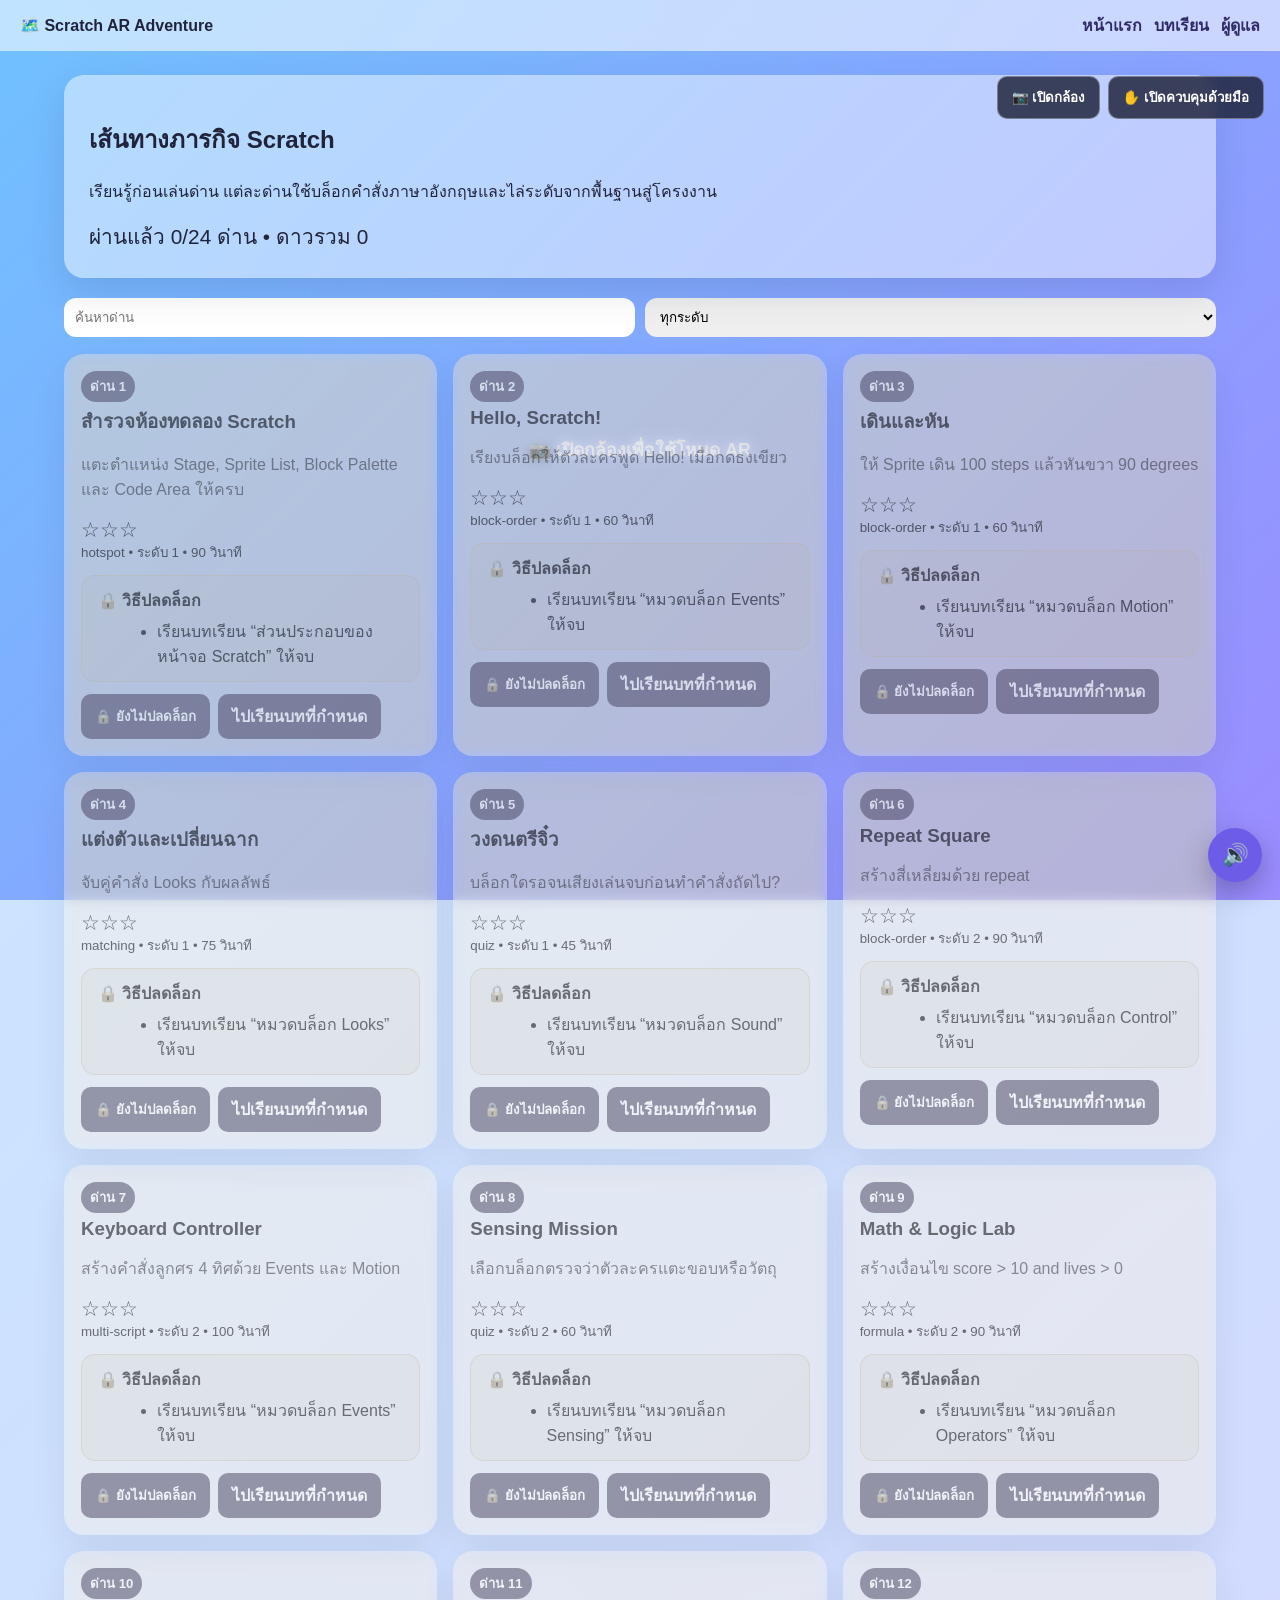
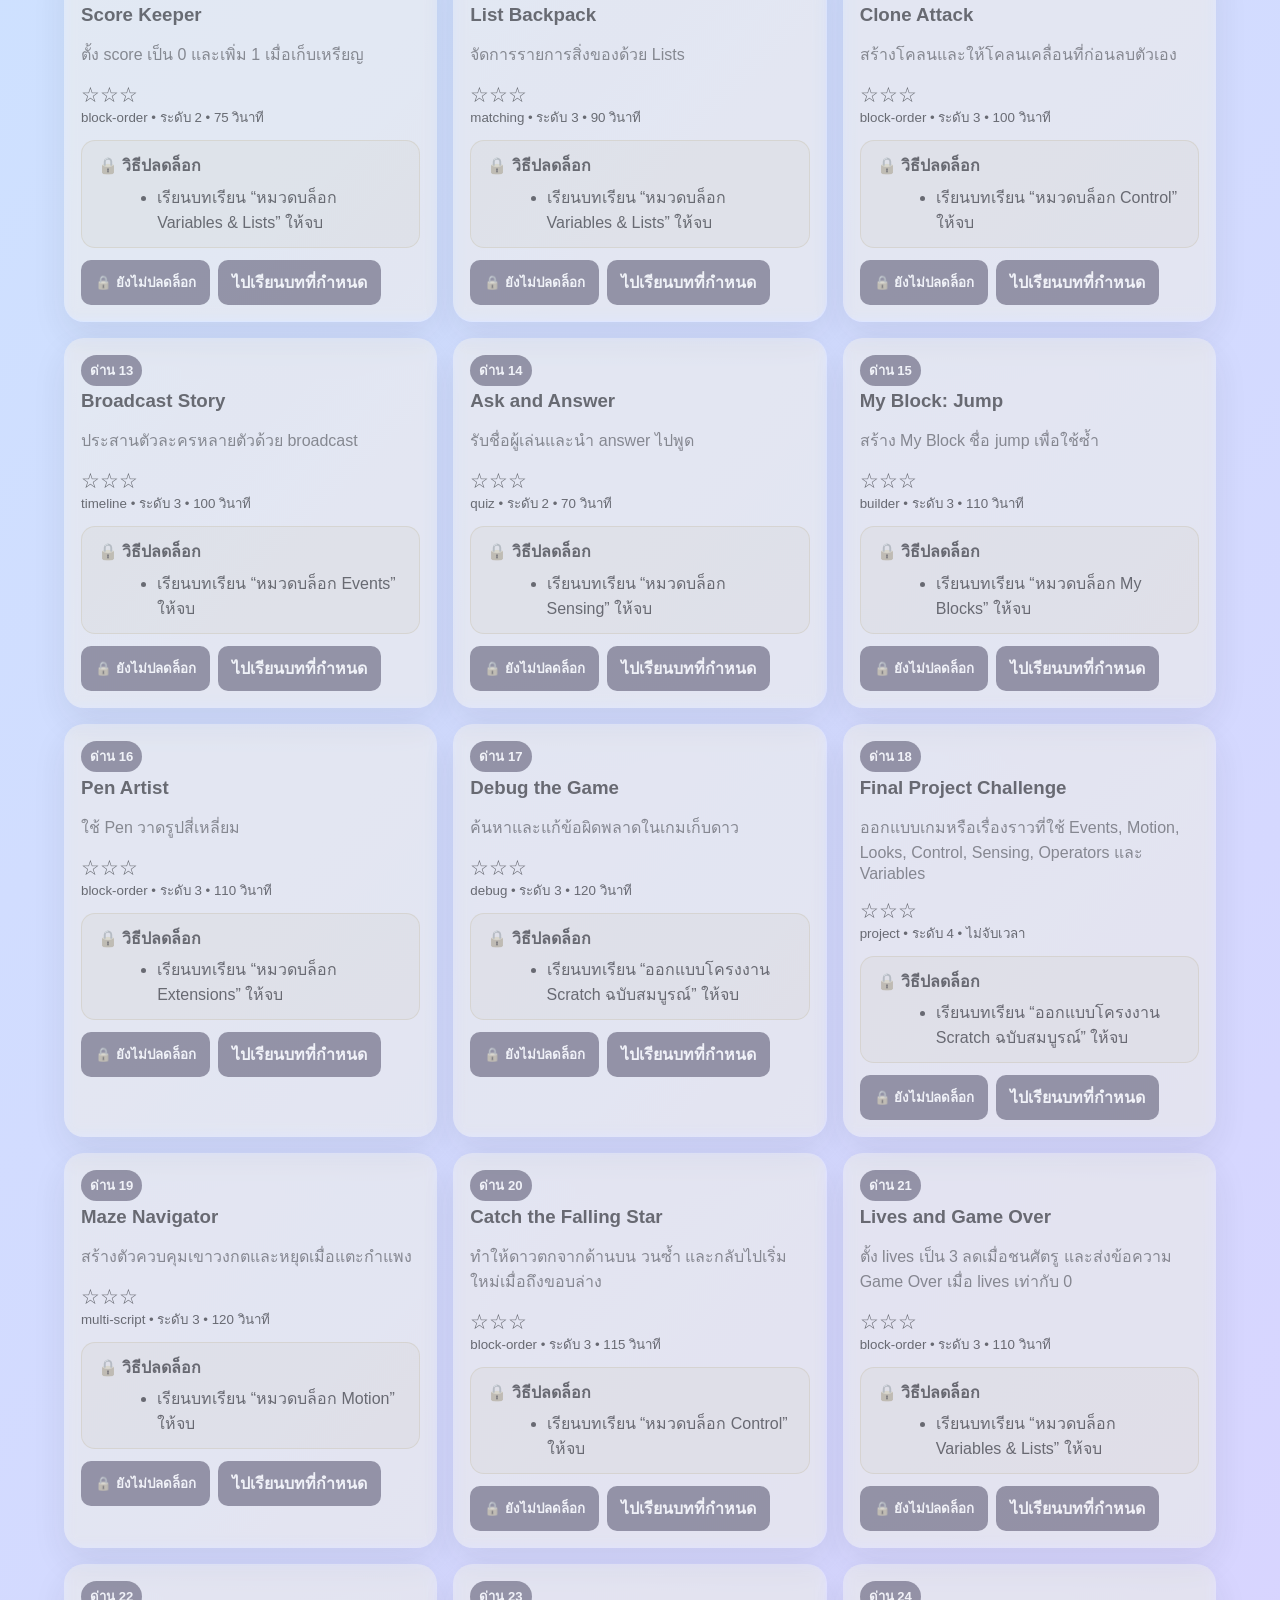
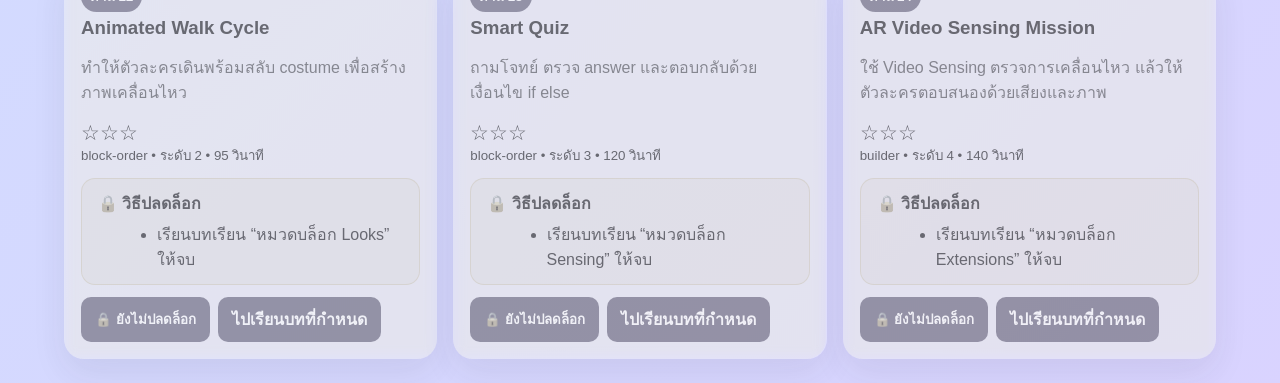
<file: adventure.html>
<!doctype html><html lang="th"><head><meta charset="utf-8"><meta name="viewport" content="width=device-width,initial-scale=1"><title>Scratch Adventure</title><link rel="stylesheet" href="./css/portal.css"></head><body><header><strong id="brand">🗺️ Scratch Adventure</strong><nav><a href="./index.html">หน้าแรก</a><a href="./learn.html">บทเรียน</a><a id="admin-link" href="./admin.html">ผู้ดูแล</a></nav></header><main class="wrap"><section class="hero"><h1>เส้นทางภารกิจ Scratch</h1><p>เรียนรู้ก่อนเล่นด่าน แต่ละด่านใช้บล็อกคำสั่งภาษาอังกฤษและไล่ระดับจากพื้นฐานสู่โครงงาน</p><div class="stars" id="progress-summary"></div></section><div class="filters"><input id="search" placeholder="ค้นหาด่าน"><select id="difficulty"><option value="">ทุกระดับ</option><option value="1">ง่าย</option><option value="2">ปานกลาง</option><option value="3">ยาก</option><option value="4">โครงงาน</option></select></div><section id="level-grid" class="grid"></section><section id="level-detail" class="panel level-detail" hidden></section></main><script type="module" src="./js/portal/adventure.js"></script><script type="module" src="./js/portal/camera-overlay.js"></script></body></html>
</file>
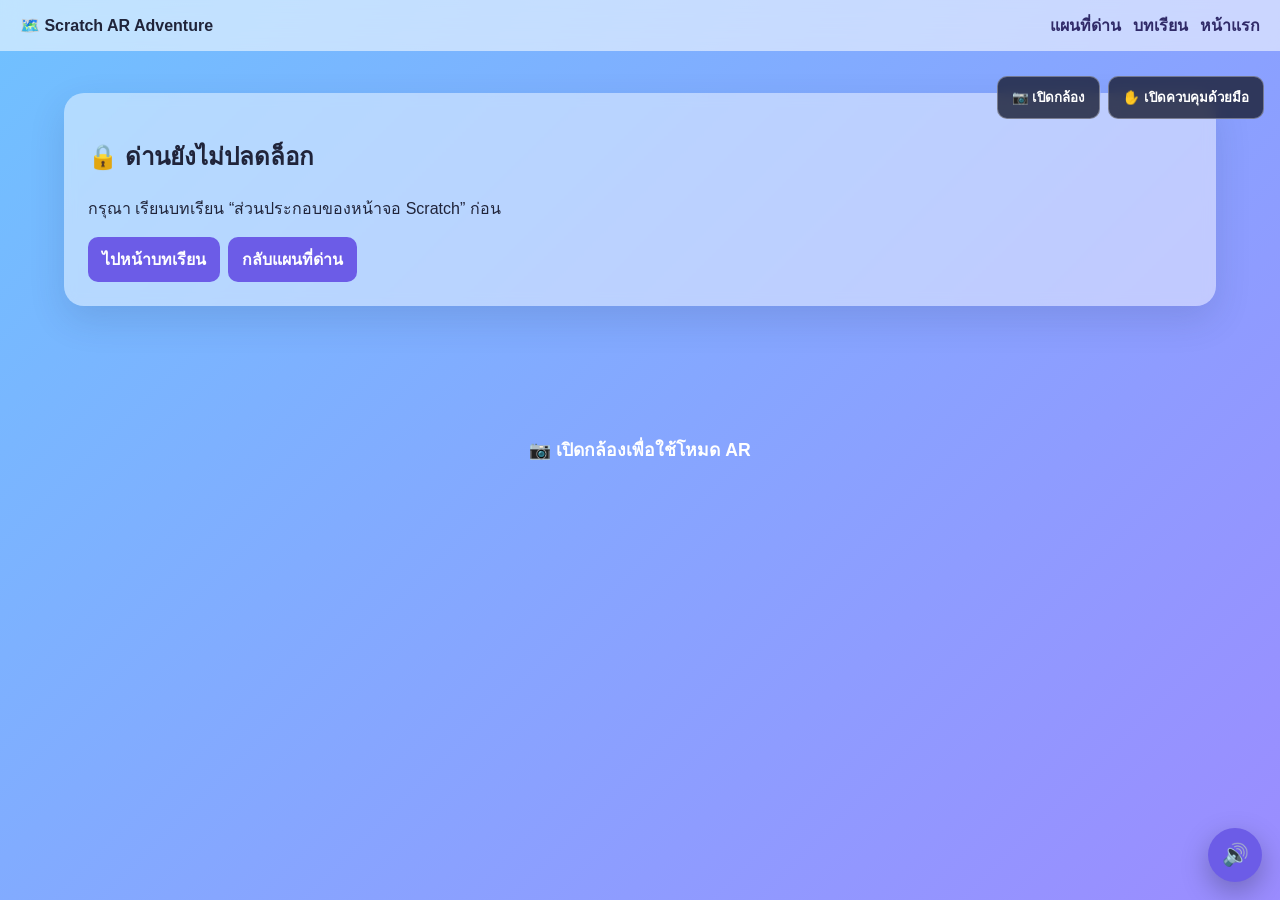
<file: game.html>
<!doctype html><html lang="th"><head><meta charset="utf-8"><meta name="viewport" content="width=device-width,initial-scale=1"><title>Scratch Mission</title><link rel="stylesheet" href="./css/portal.css"></head><body><header><strong id="brand">🎮 Scratch Mission</strong><nav><a href="./adventure.html">แผนที่ด่าน</a><a href="./learn.html">บทเรียน</a><a href="./index.html">หน้าแรก</a></nav></header><main class="wrap"><section id="game" class="panel lesson-detail"></section></main><script type="module" src="./js/portal/game.js"></script><script type="module" src="./js/portal/camera-overlay.js"></script></body></html>
</file>
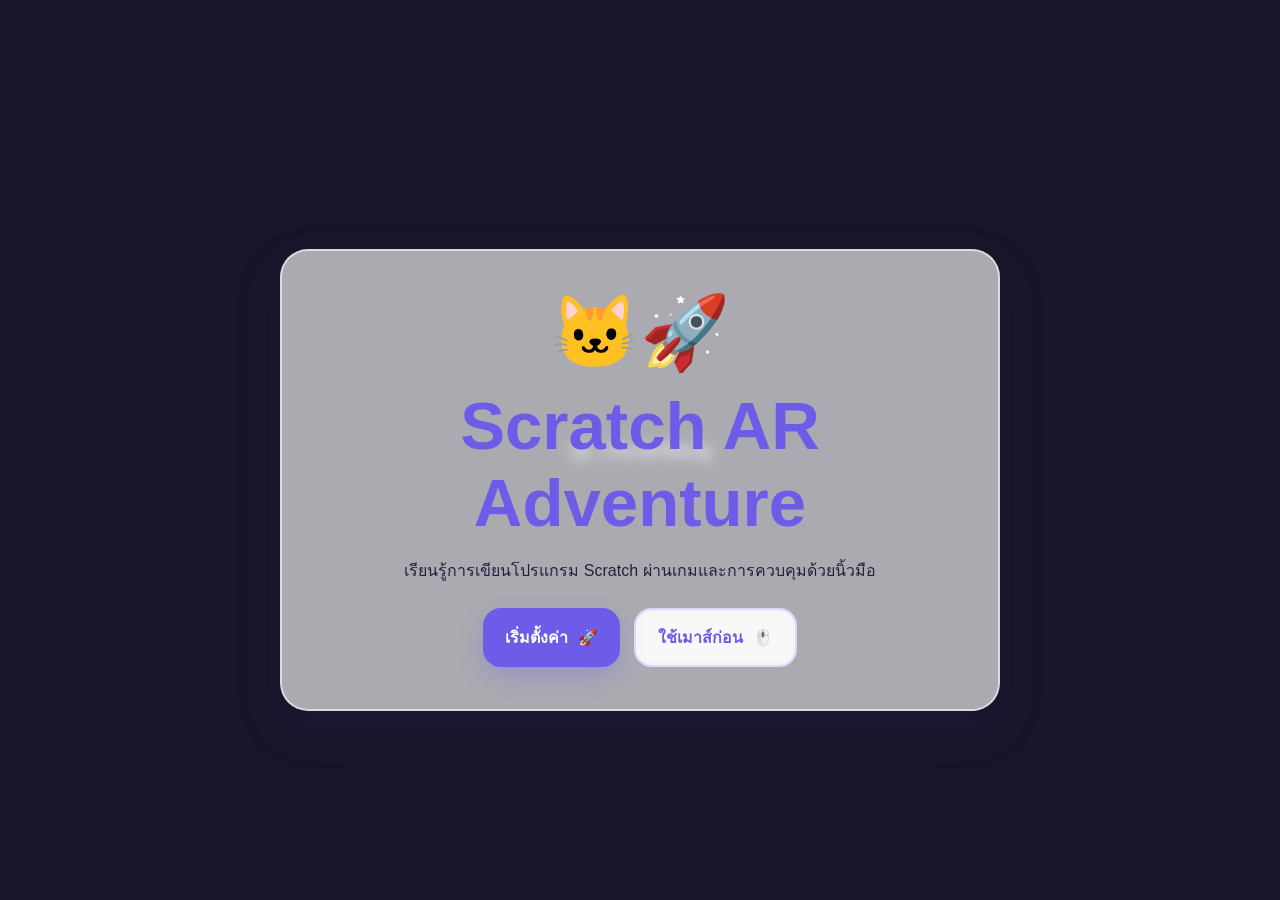
<file: index.backup.html>
<!doctype html>
<html lang="th">
<head>
  <meta charset="utf-8">
  <meta name="viewport" content="width=device-width, initial-scale=1, viewport-fit=cover">
  <meta name="theme-color" content="#6c5ce7">
  <title>Scratch AR Adventure</title>
  <link rel="stylesheet" href="./css/style.css">
</head>
<body>
  <div id="camera-layer" class="camera-layer" aria-hidden="true">
    <video id="camera-video" muted autoplay playsinline></video>
    <canvas id="camera-canvas"></canvas>
    <div id="camera-placeholder" class="camera-placeholder">📷 กล้องยังปิดอยู่</div>
  </div>

  <div id="hand-cursor" class="hand-cursor" aria-hidden="true"></div>
  <aside id="hand-status" class="hand-status hidden">
    <span id="hand-status-icon">✋</span>
    <div><strong id="hand-status-title">ระบบตรวจจับมือ</strong><small id="hand-status-description">นำมือเข้ามาในภาพ</small></div>
  </aside>
  <div id="hand-guide" class="hand-guide hidden">☝️ ชี้เพื่อเลื่อน • 👌 หนีบนิ้วเพื่อกด</div>

  <header id="top-bar" class="top-bar hidden">
    <div class="brand-mini">🐱 Scratch AR</div>
    <div class="top-player">ผู้เล่น: <strong id="top-player-name">-</strong></div>
    <div class="top-actions">
      <button id="camera-toggle-button" class="icon-button" aria-label="เปิดกล้อง"><span id="camera-toggle-icon">📷</span></button>
      <button id="sound-toggle-button" class="icon-button" aria-label="ปิดเสียง"><span id="sound-toggle-icon">🔊</span></button>
      <button id="fullscreen-button" class="icon-button" aria-label="เต็มหน้าจอ">⛶</button>
    </div>
  </header>

  <main>
    <section id="loading-screen" class="screen active" aria-hidden="false">
      <div class="card hero-card centered">
        <div class="mascot">🐱</div>
        <h1>Scratch AR Adventure</h1>
        <p id="loading-message">กำลังเตรียมเกม...</p>
        <div class="progress-track"><div id="loading-progress" class="progress-bar"></div></div>
      </div>
    </section>

    <section id="welcome-screen" class="screen" aria-hidden="true">
      <div class="card hero-card centered">
        <div class="mascot">🐱🚀</div>
        <h1>Scratch AR Adventure</h1>
        <p>เรียนรู้การเขียนโปรแกรม Scratch ผ่านเกมและการควบคุมด้วยนิ้วมือ</p>
        <div class="button-row">
          <button id="start-setup-button" class="primary-button"><span>เริ่มตั้งค่า</span><span>🚀</span></button>
          <button id="skip-camera-button" class="secondary-button"><span>ใช้เมาส์ก่อน</span><span>🖱️</span></button>
        </div>
      </div>
    </section>

    <section id="camera-permission-screen" class="screen" aria-hidden="true">
      <div class="card centered permission-card">
        <div class="mascot">📷✋</div>
        <h2>เปิดกล้องเพื่อควบคุมด้วยนิ้ว</h2>
        <p>ชูนิ้วชี้เพื่อเลื่อนตัวชี้ และหนีบนิ้วโป้งกับนิ้วชี้เพื่อกดปุ่ม</p>
        <p class="privacy-note">ภาพจากกล้องประมวลผลในเบราว์เซอร์และไม่ถูกอัปโหลดโดยระบบนี้</p>
        <div id="camera-error-message" class="error-box hidden"></div>
        <div class="button-row">
          <button id="allow-camera-button" class="primary-button"><span>อนุญาตให้ใช้กล้อง</span><span>📷</span></button>
          <button id="camera-later-button" class="secondary-button"><span>ใช้เมาส์แทน</span><span>🖱️</span></button>
        </div>
      </div>
    </section>

    <section id="profile-screen" class="screen" aria-hidden="true">
      <div class="profile-layout">
        <form id="profile-form" class="card form-card">
          <h2>สร้างโปรไฟล์นักผจญภัย</h2>
          <label>ชื่อเล่น
            <input id="nickname-input" maxlength="20" autocomplete="nickname" placeholder="เช่น แบงค์">
            <small id="nickname-length">0/20</small>
            <span id="nickname-error" class="field-error"></span>
          </label>
          <label>ชั้นเรียน
            <input id="classroom-input" placeholder="เช่น ป.4/1">
          </label>
          <label>เลขที่
            <input id="student-number-input" inputmode="numeric" placeholder="เช่น 12">
          </label>
          <fieldset>
            <legend>เลือกตัวละคร</legend>
            <div id="avatar-grid" class="avatar-grid"></div>
            <span id="avatar-error" class="field-error"></span>
          </fieldset>
          <button class="primary-button" type="submit"><span>บันทึกโปรไฟล์</span><span>✅</span></button>
        </form>
        <aside class="card preview-card centered">
          <div id="selected-avatar-preview" class="avatar-preview">❔</div>
          <h3 id="profile-name-preview">ชื่อผู้เล่น</h3>
          <p id="profile-class-preview">ชั้นเรียน</p>
        </aside>
      </div>
    </section>

    <section id="home-screen" class="screen" aria-hidden="true">
      <div class="dashboard">
        <div class="card player-card">
          <div id="home-avatar" class="home-avatar">🐱</div>
          <div><h2 id="home-player-name">ผู้เล่น</h2><p id="home-player-detail">พร้อมออกเดินทางแล้วหรือยัง?</p></div>
        </div>
        <div class="stats-grid">
          <div class="stat-card"><span>⭐</span><strong id="total-stars">0</strong><small>ดาวทั้งหมด</small></div>
          <div class="stat-card"><span>🏅</span><strong id="total-score">0</strong><small>คะแนน</small></div>
          <div class="stat-card"><span>🏁</span><strong id="completed-levels">0</strong><small>ด่านสำเร็จ</small></div>
        </div>
        <div class="menu-grid">
          <button class="menu-card" data-menu="lessons"><span>📚</span><strong>บทเรียน Scratch</strong><small>เรียนรู้ก่อนเล่นเกม</small></button>
          <button class="menu-card" data-menu="adventure"><span>🗺️</span><strong>แผนที่การผจญภัย</strong><small>เล่นเกมเป็นด่าน</small></button>
          <button class="menu-card" data-menu="leaderboard"><span>🏆</span><strong>ตารางคะแนน</strong><small>อันดับผู้เล่นรายวัน</small></button>
          <button class="menu-card" data-menu="profile"><span>👤</span><strong>แก้ไขโปรไฟล์</strong><small>เปลี่ยนชื่อและตัวละคร</small></button>
        </div>
        <div class="card input-panel">
          <p id="input-mode-text">ขณะนี้กำลังใช้เมาส์ในการควบคุม</p>
          <button id="switch-input-mode-button" class="secondary-button"><span>เปิดโหมดควบคุมด้วยมือ</span><span>✋</span></button>
        </div>
      </div>
    </section>

    <section id="coming-soon-screen" class="screen" aria-hidden="true">
      <div class="card centered coming-card">
        <div id="coming-soon-icon" class="mascot">🚧</div>
        <h2 id="coming-soon-title">กำลังพัฒนา</h2>
        <p id="coming-soon-description">ระบบนี้จะถูกเพิ่มในขั้นตอนต่อไป</p>
        <button id="back-home-button" class="primary-button">กลับหน้าเมนูหลัก 🏠</button>
      </div>
    </section>
  </main>

  <div id="toast" class="toast"><span id="toast-icon">✅</span><span id="toast-message"></span></div>

  <div id="confirm-modal" class="modal hidden" role="dialog" aria-modal="true">
    <div class="modal-backdrop" data-close-modal></div>
    <div class="modal-card">
      <div id="confirm-modal-icon" class="mascot">❓</div>
      <h3 id="confirm-modal-title">ยืนยัน</h3>
      <p id="confirm-modal-message"></p>
      <div class="button-row">
        <button id="confirm-modal-cancel" class="secondary-button">ยกเลิก</button>
        <button id="confirm-modal-accept" class="primary-button">ยืนยัน</button>
      </div>
    </div>
  </div>

  <script type="module" src="./js/app.js"></script>
</body>
</html>
</file>
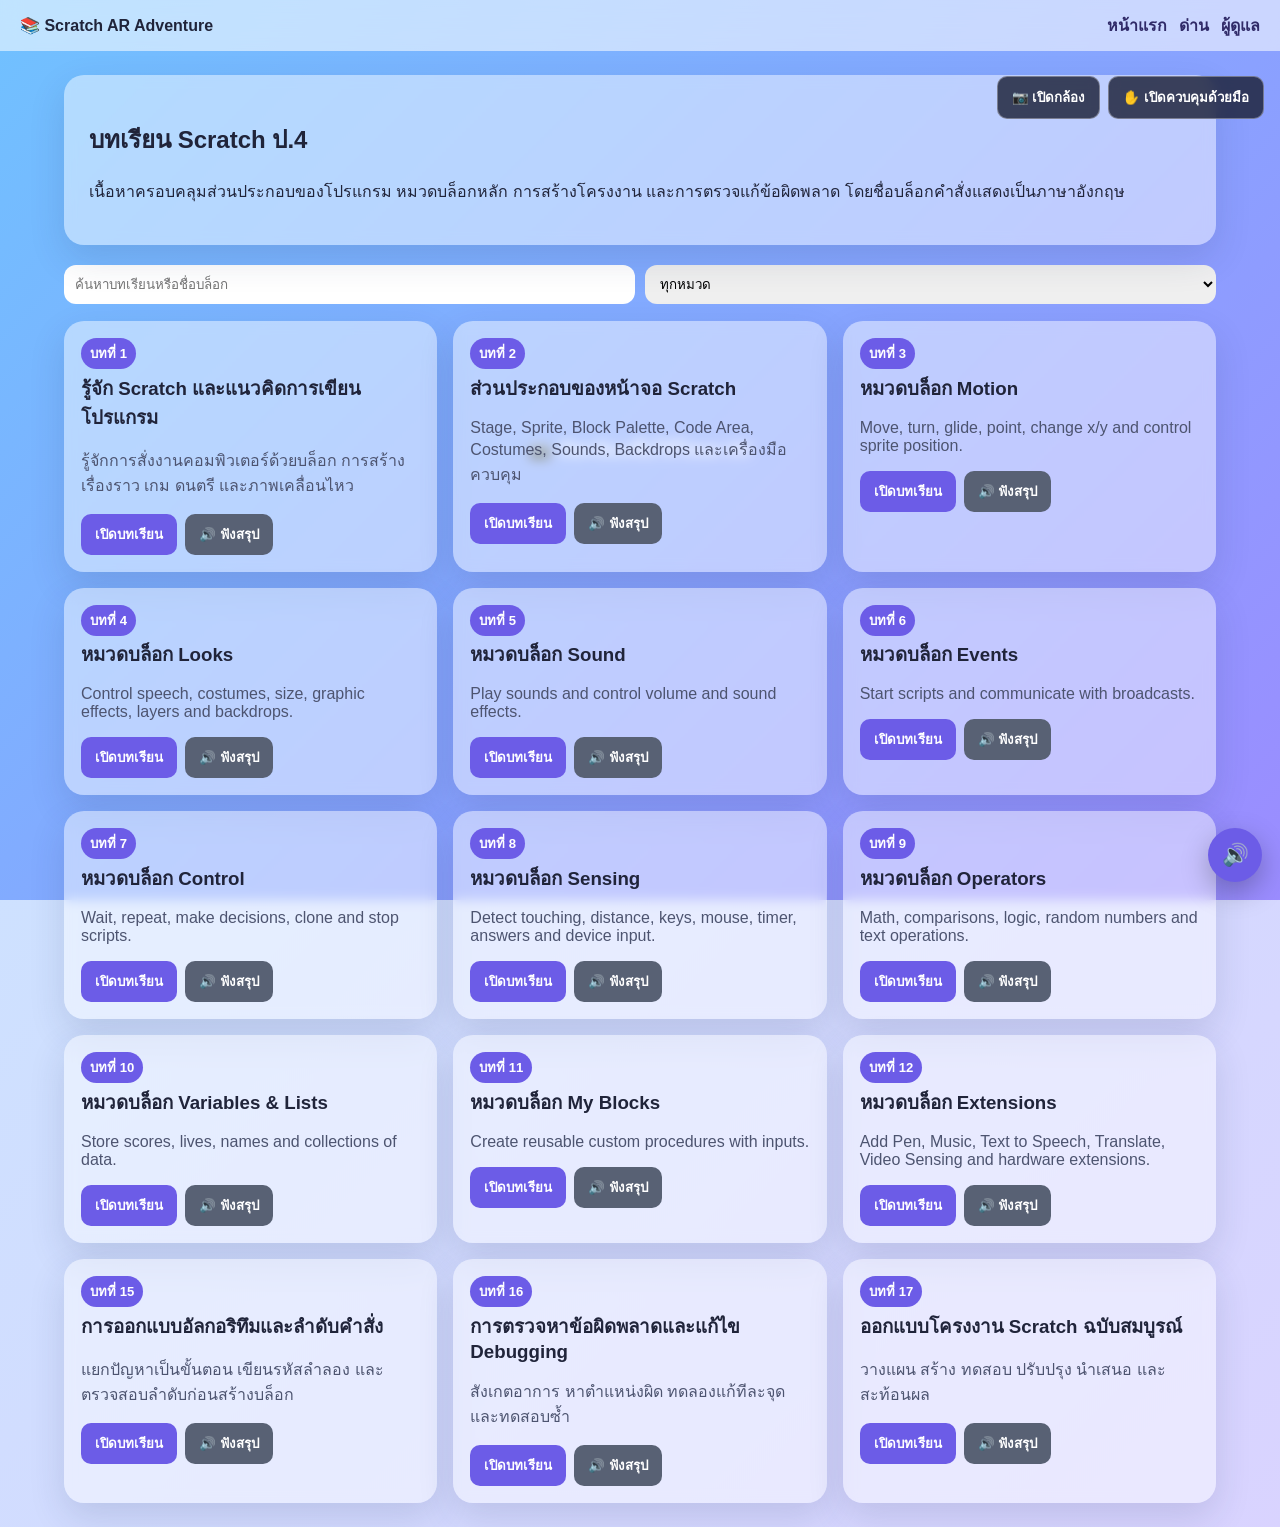
<file: learn.html>
<!doctype html><html lang="th"><head><meta charset="utf-8"><meta name="viewport" content="width=device-width,initial-scale=1"><title>บทเรียน Scratch</title><link rel="stylesheet" href="./css/portal.css"></head><body><header><strong id="brand">📚 Scratch Learning</strong><nav><a href="./index.html">หน้าแรก</a><a href="./adventure.html">ด่าน</a><a id="admin-link" href="./admin.html">ผู้ดูแล</a></nav></header><main class="wrap"><section class="hero"><h1>บทเรียน Scratch ป.4</h1><p>เนื้อหาครอบคลุมส่วนประกอบของโปรแกรม หมวดบล็อกหลัก การสร้างโครงงาน และการตรวจแก้ข้อผิดพลาด โดยชื่อบล็อกคำสั่งแสดงเป็นภาษาอังกฤษ</p></section><div class="filters"><input id="search" placeholder="ค้นหาบทเรียนหรือชื่อบล็อก"><select id="category"><option value="">ทุกหมวด</option></select></div><section id="lesson-grid" class="grid"></section><section id="lesson-detail" class="panel lesson-detail" hidden></section></main><script type="module" src="./js/portal/learn.js"></script><script type="module" src="./js/portal/camera-overlay.js"></script></body></html>
</file>
<file: css/portal.css>
:root{--accent:#6c5ce7;--card-alpha:.56;--blur:6px;--radius:20px;--font-scale:1}*{box-sizing:border-box}body{margin:0;font-family:"Segoe UI",Tahoma,sans-serif;font-size:calc(16px * var(--font-scale));min-height:100vh;background:linear-gradient(135deg,#70c1ff,#9b8cff);color:#20243a}header{position:sticky;top:0;z-index:10;display:flex;justify-content:space-between;align-items:center;padding:13px 20px;background:rgba(255,255,255,.72);backdrop-filter:blur(10px)}header a{color:#302a68;font-weight:800;text-decoration:none;margin-left:12px}.wrap{max-width:1200px;margin:auto;padding:24px}.hero,.card,.panel{background:rgba(255,255,255,var(--card-alpha));backdrop-filter:blur(var(--blur));border-radius:var(--radius);box-shadow:0 14px 36px #26305a24}.hero{padding:25px;margin-bottom:20px}.grid{display:grid;grid-template-columns:repeat(3,minmax(0,1fr));gap:16px}.card{padding:17px}.card h3{margin:.3rem 0}.card p{color:#4d5470}.badge{display:inline-block;padding:5px 9px;border-radius:999px;background:var(--accent);color:#fff;font-size:.82rem;font-weight:800}.actions{display:flex;gap:8px;flex-wrap:wrap;margin-top:12px}button,a.button{border:0;border-radius:10px;padding:10px 14px;background:var(--accent);color:#fff;font-weight:800;cursor:pointer;text-decoration:none}.secondary{background:#586174}.lesson-detail,.level-detail{padding:24px;margin-top:18px}.lesson-detail img,.level-detail img{max-width:100%;max-height:340px;border-radius:14px}.objective{padding:7px 0}.block-list{display:flex;gap:7px;flex-wrap:wrap}.block{padding:7px 10px;border-radius:8px;background:#4C97FF;color:white;font-family:Consolas,monospace;font-weight:700}.level-card.locked{filter:grayscale(.85);opacity:.62}.stars{font-size:1.3rem}.filters{display:flex;gap:10px;margin-bottom:17px}.filters input,.filters select{flex:1;padding:11px;border:0;border-radius:12px}.empty{text-align:center;padding:40px}.media-links{display:flex;gap:8px;flex-wrap:wrap}@media(max-width:900px){.grid{grid-template-columns:1fr 1fr}}@media(max-width:620px){.grid{grid-template-columns:1fr}.wrap{padding:13px}header{align-items:flex-start;flex-direction:column;gap:8px}}
.speech-fab{position:fixed;right:18px;bottom:18px;z-index:99;width:54px;height:54px;border-radius:50%;font-size:1.35rem;box-shadow:0 10px 28px #0004}.scratch-block{position:relative;display:inline-flex;align-items:center;min-height:42px;padding:9px 18px 9px 16px;border-radius:7px;color:#fff;font:700 15px/1.25 Arial,sans-serif;text-shadow:0 1px 1px #0005;box-shadow:inset 0 -3px 0 #0002,0 3px 8px #0002;cursor:grab;user-select:none}.scratch-block::before{content:"";position:absolute;top:-1px;left:18px;width:24px;height:7px;background:inherit;border-radius:0 0 7px 7px}.scratch-block.hat{border-radius:22px 7px 7px 7px;padding-top:13px}.scratch-block.reporter{border-radius:22px}.scratch-block.boolean{clip-path:polygon(10px 0,calc(100% - 10px) 0,100% 50%,calc(100% - 10px) 100%,10px 100%,0 50%)}.motion{background:#4c97ff}.looks{background:#9966ff}.sound{background:#cf63cf}.events{background:#ffbf00;color:#3b2d00;text-shadow:none}.control{background:#ffab19;color:#3b2d00;text-shadow:none}.sensing{background:#5cb1d6}.operators{background:#59c059}.variables{background:#ff8c1a}.myblocks{background:#ff6680}.extensions{background:#0fbd8c}.workspace{min-height:180px;padding:16px;border:3px dashed #ffffffaa;border-radius:16px;background:#ffffff38;display:flex;align-content:flex-start;gap:10px;flex-wrap:wrap}.palette{display:flex;gap:10px;flex-wrap:wrap;padding:14px;background:#20243a22;border-radius:16px}.game-toolbar{display:flex;gap:10px;flex-wrap:wrap;justify-content:space-between}.feedback{padding:12px;border-radius:12px;font-weight:800}.feedback.good{background:#dff9e6;color:#136b2b}.feedback.bad{background:#ffe1e1;color:#9a1d1d}.lesson-content{line-height:1.75}.lesson-section{padding:12px 0;border-bottom:1px solid #ffffff77}.english-read{margin-left:8px;padding:5px 8px;font-size:.8rem}.game-stat{display:inline-block;padding:7px 10px;border-radius:12px;background:#fff8;margin-right:5px}

.inline-media{margin:16px 0;text-align:center}.inline-media img{display:block;max-width:100%;max-height:460px;margin:auto;border-radius:16px;object-fit:contain}.inline-media figcaption{margin-top:6px;font-size:.9rem}.inline-video,.inline-audio{display:block;width:100%;margin:16px 0;border-radius:14px}.video-wrap{position:relative;width:100%;padding-top:56.25%;margin:16px 0;border-radius:16px;overflow:hidden;background:#000}.video-wrap iframe{position:absolute;inset:0;width:100%;height:100%;border:0}
/* กล้องและระบบควบคุมด้วยมือ ใช้งานได้ทุกหน้าหลัก */
body{background:linear-gradient(135deg,rgba(112,193,255,.38),rgba(155,140,255,.38));position:relative;overflow-x:hidden}
.portal-camera-layer{position:fixed;inset:0;z-index:-2;background:#172033;overflow:hidden}.portal-camera-layer video,.portal-camera-layer canvas{position:absolute;inset:0;width:100%;height:100%;object-fit:cover;opacity:0;transition:opacity .25s}.portal-camera-layer video{transform:scaleX(-1)}.portal-camera-layer canvas{pointer-events:none}.portal-camera-layer.camera-enabled video,.portal-camera-layer.camera-enabled canvas{opacity:1}.portal-camera-layer #portal-camera-placeholder{position:absolute;inset:0;display:grid;place-items:center;color:#fff;font-weight:800;font-size:1.1rem;background:linear-gradient(135deg,#70c1ff,#9b8cff)}.portal-camera-layer.camera-enabled #portal-camera-placeholder,.portal-camera-layer #portal-camera-placeholder.hidden{display:none}
.portal-camera-controls{position:fixed;right:16px;top:76px;z-index:120;display:flex;gap:8px;flex-wrap:wrap;justify-content:flex-end}.portal-camera-controls button{background:rgba(28,32,55,.82);backdrop-filter:blur(6px);border:1px solid #ffffff55}.portal-hand-cursor{position:fixed;z-index:9999;width:30px;height:30px;border:4px solid #fff;border-radius:50%;box-shadow:0 0 0 4px #6c5ce7,0 4px 15px #0008;pointer-events:none;display:none}.portal-hand-cursor.visible{display:block}.portal-hand-status{position:fixed;left:16px;bottom:16px;z-index:130;display:flex;gap:9px;align-items:center;padding:10px 14px;border-radius:14px;background:#151a2ddd;color:#fff}.portal-hand-status small{display:block}.portal-hand-guide{position:fixed;left:50%;bottom:18px;transform:translateX(-50%);z-index:130;padding:8px 14px;border-radius:999px;background:#151a2ddd;color:#fff;font-weight:700}.hidden{display:none!important}.hand-hover{outline:5px solid #fff!important;box-shadow:0 0 0 9px #6c5ce799!important}
/* การ์ดโปร่งใสเพื่อมองเห็นกล้อง */
header{background:rgba(255,255,255,.56)}.hero,.card,.panel{background:rgba(255,255,255,calc(var(--card-alpha) * .82))}
/* บล็อก Scratch รูปร่างและการจัดหมวดหมู่ชัดเจน */
.palette-groups{display:grid;gap:12px}.palette-group{padding:12px;border-radius:14px;background:#ffffff42;border:1px solid #ffffff55}.palette-group-title{display:flex;align-items:center;gap:8px;margin:0 0 9px;font-weight:900}.palette-group-title i{width:14px;height:14px;border-radius:50%;display:inline-block}.palette{display:block}.palette .scratch-block{margin:4px 7px 4px 0}.workspace{display:flex;flex-direction:column;align-items:flex-start;flex-wrap:nowrap;gap:0;min-height:260px}.workspace .scratch-block{margin-top:-2px;min-width:245px;justify-content:flex-start}.scratch-block{border:1px solid rgba(0,0,0,.18);border-radius:5px;padding:10px 18px 10px 16px;overflow:visible}.scratch-block:not(.hat)::before{content:"";position:absolute;top:-1px;left:22px;width:30px;height:8px;background:inherit;border-radius:0 0 7px 7px;box-shadow:inset 0 -1px 0 #0002}.scratch-block:not(.hat)::after{content:"";position:absolute;bottom:-7px;left:22px;width:30px;height:8px;background:inherit;border-radius:0 0 7px 7px;z-index:2}.scratch-block.hat{border-radius:28px 7px 7px 7px;padding-top:15px}.scratch-block.hat::before{content:"";position:absolute;left:0;right:0;top:-1px;height:18px;background:inherit;border-radius:50% 50% 0 0/100% 100% 0 0}.category-key{display:flex;gap:8px;flex-wrap:wrap;margin:12px 0}.category-key span{padding:6px 9px;border-radius:999px;color:#fff;font-weight:800;font-size:.82rem}
@media(max-width:700px){.portal-camera-controls{top:auto;bottom:16px;right:12px;max-width:70%}.portal-hand-guide{bottom:78px}.workspace .scratch-block{min-width:210px;max-width:100%}}

.unlock-hint{margin:.75rem 0;padding:.75rem 1rem;border-radius:14px;background:rgba(255,191,0,.18);border:1px solid rgba(255,191,0,.55)}.unlock-hint ul{margin:.4rem 0 0 1.2rem}.success{background:#2ecc71!important}
</file>
<file: css/style.css>
:root { --primary:#6c5ce7; --primary-dark:#5542d7; --accent:#ffb703; --text:#25213b; --muted:#6f6b80; --surface:rgba(255,255,255,.94); --danger:#d63031; --shadow:0 18px 45px rgba(42,35,98,.18); }
*{box-sizing:border-box} html,body{margin:0;min-height:100%;font-family:"Noto Sans Thai","Tahoma",sans-serif;color:var(--text)}
body{background:radial-gradient(circle at 10% 10%,#ffe9a8,transparent 34%),radial-gradient(circle at 90% 20%,#c8f7ff,transparent 34%),linear-gradient(135deg,#f4efff,#e9fbff);overflow-x:hidden}
button,input{font:inherit} button{cursor:pointer} button:focus-visible,input:focus-visible{outline:4px solid rgba(255,183,3,.45);outline-offset:3px}
.hidden{display:none!important}.screen{display:none;min-height:100vh;padding:100px 20px 40px;align-items:center;justify-content:center;position:relative;z-index:3}.screen.active{display:flex}.centered{text-align:center}
.card{background:var(--surface);border:2px solid rgba(255,255,255,.8);border-radius:28px;box-shadow:var(--shadow);backdrop-filter:blur(14px)}.hero-card,.permission-card,.coming-card{width:min(720px,100%);padding:42px}.mascot{font-size:72px;line-height:1.1}.hero-card h1{font-size:clamp(2rem,6vw,4.2rem);margin:14px 0 10px;color:var(--primary)}p{line-height:1.7}.privacy-note{font-size:.9rem;color:var(--muted);background:#f5f2ff;padding:12px;border-radius:14px}
.progress-track{height:18px;border-radius:999px;background:#e6e1f8;overflow:hidden;margin-top:24px}.progress-bar{height:100%;width:0;background:linear-gradient(90deg,var(--primary),#00b894);transition:width .35s ease}
.button-row{display:flex;gap:14px;justify-content:center;flex-wrap:wrap;margin-top:24px}.primary-button,.secondary-button,.icon-button,.menu-card{border:0;border-radius:18px;font-weight:800;transition:transform .18s,box-shadow .18s}.primary-button,.secondary-button{padding:15px 22px;display:inline-flex;gap:10px;align-items:center;justify-content:center}.primary-button{background:var(--primary);color:white;box-shadow:0 10px 22px rgba(108,92,231,.28)}.secondary-button{background:#fff;color:var(--primary);border:2px solid #ded7ff}.primary-button:hover,.secondary-button:hover,.menu-card:hover,.hand-hover{transform:translateY(-3px) scale(1.02);box-shadow:0 14px 26px rgba(53,40,137,.2)}
.top-bar{position:fixed;z-index:20;top:0;left:0;right:0;height:72px;padding:10px 18px;display:flex;align-items:center;justify-content:space-between;background:rgba(255,255,255,.88);backdrop-filter:blur(12px);box-shadow:0 6px 22px rgba(33,25,91,.12)}.brand-mini{font-weight:900;color:var(--primary)}.top-actions{display:flex;gap:8px}.icon-button{width:46px;height:46px;background:white;font-size:1.3rem;border:2px solid #ece8ff}
.profile-layout{width:min(980px,100%);display:grid;grid-template-columns:1.4fr .8fr;gap:24px}.form-card,.preview-card{padding:30px}.form-card label{display:block;font-weight:700;margin:16px 0}.form-card input{width:100%;padding:13px 14px;border:2px solid #ded9f4;border-radius:14px;margin-top:7px}.form-card small{float:right;color:var(--muted)}fieldset{border:0;padding:0;margin:18px 0}.avatar-grid{display:grid;grid-template-columns:repeat(4,1fr);gap:10px}.avatar-option{font-size:2.2rem;padding:12px;border:3px solid transparent;border-radius:18px;background:#f5f2ff}.avatar-option.selected{border-color:var(--primary);background:#eae5ff}.avatar-preview,.home-avatar{font-size:6rem}.field-error{display:block;color:var(--danger);font-size:.9rem;margin-top:5px}.error-box{padding:12px;background:#ffe7e7;color:#a71515;border-radius:12px;margin:14px 0}
.dashboard{width:min(1050px,100%);display:grid;gap:22px}.player-card{padding:24px;display:flex;align-items:center;gap:20px}.player-card .home-avatar{font-size:4rem}.player-card h2{margin:0}.stats-grid{display:grid;grid-template-columns:repeat(3,1fr);gap:16px}.stat-card{background:white;border-radius:22px;padding:20px;text-align:center;box-shadow:var(--shadow)}.stat-card span{font-size:2rem}.stat-card strong{display:block;font-size:2rem}.stat-card small{color:var(--muted)}.menu-grid{display:grid;grid-template-columns:repeat(2,1fr);gap:18px}.menu-card{background:white;padding:24px;text-align:left;display:grid;gap:6px}.menu-card>span{font-size:2.5rem}.menu-card strong{font-size:1.2rem}.menu-card small{color:var(--muted)}.input-panel{padding:20px;display:flex;align-items:center;justify-content:space-between;gap:18px}
.camera-layer{position:fixed;inset:0;z-index:0;background:#171629;overflow:hidden}.camera-layer video,.camera-layer canvas{position:absolute;inset:0;width:100%;height:100%;object-fit:cover;opacity:0;transition:opacity .3s}.camera-layer video{transform:scaleX(-1)}.camera-layer canvas{transform:none;pointer-events:none}.camera-layer.camera-enabled video,.camera-layer.camera-enabled canvas{opacity:1}.camera-placeholder{position:absolute;inset:0;display:grid;place-items:center;color:white;font-size:1.2rem}.camera-layer.camera-enabled .camera-placeholder{display:none}
.hand-cursor{position:fixed;z-index:1000;left:-18px;top:-18px;width:36px;height:36px;border-radius:50%;background:rgba(255,183,3,.7);border:4px solid white;box-shadow:0 0 0 8px rgba(255,183,3,.22);pointer-events:none;opacity:0;transition:opacity .2s,scale .12s;will-change:transform}.hand-cursor.visible{opacity:1}.hand-cursor.pinching{scale:.66;background:#00b894}.hand-status{position:fixed;z-index:30;left:18px;bottom:18px;display:flex;gap:10px;align-items:center;background:rgba(30,27,55,.88);color:white;padding:12px 16px;border-radius:18px}.hand-status span{font-size:1.6rem}.hand-status small{display:block;color:#d8d5ec}.hand-guide{position:fixed;z-index:30;right:18px;bottom:18px;background:white;padding:11px 15px;border-radius:999px;box-shadow:var(--shadow)}
.toast{position:fixed;z-index:200;left:50%;bottom:26px;transform:translate(-50%,120px);opacity:0;background:#26223e;color:#fff;padding:14px 20px;border-radius:16px;display:flex;gap:10px;transition:.28s}.toast.show{transform:translate(-50%,0);opacity:1}.toast--error{background:#b71c1c}.toast--warning{background:#9a6700}
.modal{position:fixed;z-index:300;inset:0;display:grid;place-items:center;padding:20px}.modal-backdrop{position:absolute;inset:0;background:rgba(22,18,48,.58)}.modal-card{position:relative;width:min(480px,100%);background:white;border-radius:26px;padding:28px;text-align:center;box-shadow:var(--shadow)}.modal-card .mascot{font-size:3.5rem}.no-scroll{overflow:hidden}
@media(max-width:760px){.screen{padding-top:88px}.top-player{display:none}.profile-layout{grid-template-columns:1fr}.preview-card{order:-1}.stats-grid{grid-template-columns:1fr}.menu-grid{grid-template-columns:1fr}.input-panel{flex-direction:column;text-align:center}.hero-card,.permission-card,.coming-card{padding:28px 20px}.hand-guide{left:50%;right:auto;transform:translateX(-50%);white-space:nowrap;font-size:.82rem}}

/* Camera-friendly translucent UI: lets the player's face stay visible. */
:root{
  --surface:rgba(255,255,255,.64);
  --surface-strong:rgba(255,255,255,.78);
  --surface-soft:rgba(255,255,255,.52);
}
.card{
  background:var(--surface);
  border-color:rgba(255,255,255,.58);
  backdrop-filter:blur(6px);
  -webkit-backdrop-filter:blur(6px);
}
.top-bar{
  background:rgba(255,255,255,.62);
  backdrop-filter:blur(6px);
  -webkit-backdrop-filter:blur(6px);
}
.stat-card,.menu-card,.secondary-button,.icon-button,.modal-card{
  background:var(--surface-strong);
  backdrop-filter:blur(5px);
  -webkit-backdrop-filter:blur(5px);
}
.form-card input,.avatar-option,.privacy-note,.hand-guide{
  background:var(--surface-strong);
}
.input-panel,.player-card,.preview-card,.form-card{
  background:var(--surface-soft);
}
.menu-card--new-profile{
  border:2px dashed rgba(108,92,231,.65);
}
.camera-layer.camera-enabled ~ main .screen.active{
  background:transparent;
}

.admin-corner-link{position:fixed;left:12px;bottom:10px;z-index:50;padding:8px 12px;border-radius:999px;background:rgba(20,20,35,.42);color:#fff;text-decoration:none;font-size:.82rem;backdrop-filter:blur(5px)}
.admin-menu-link{text-decoration:none;color:inherit}
</file>
